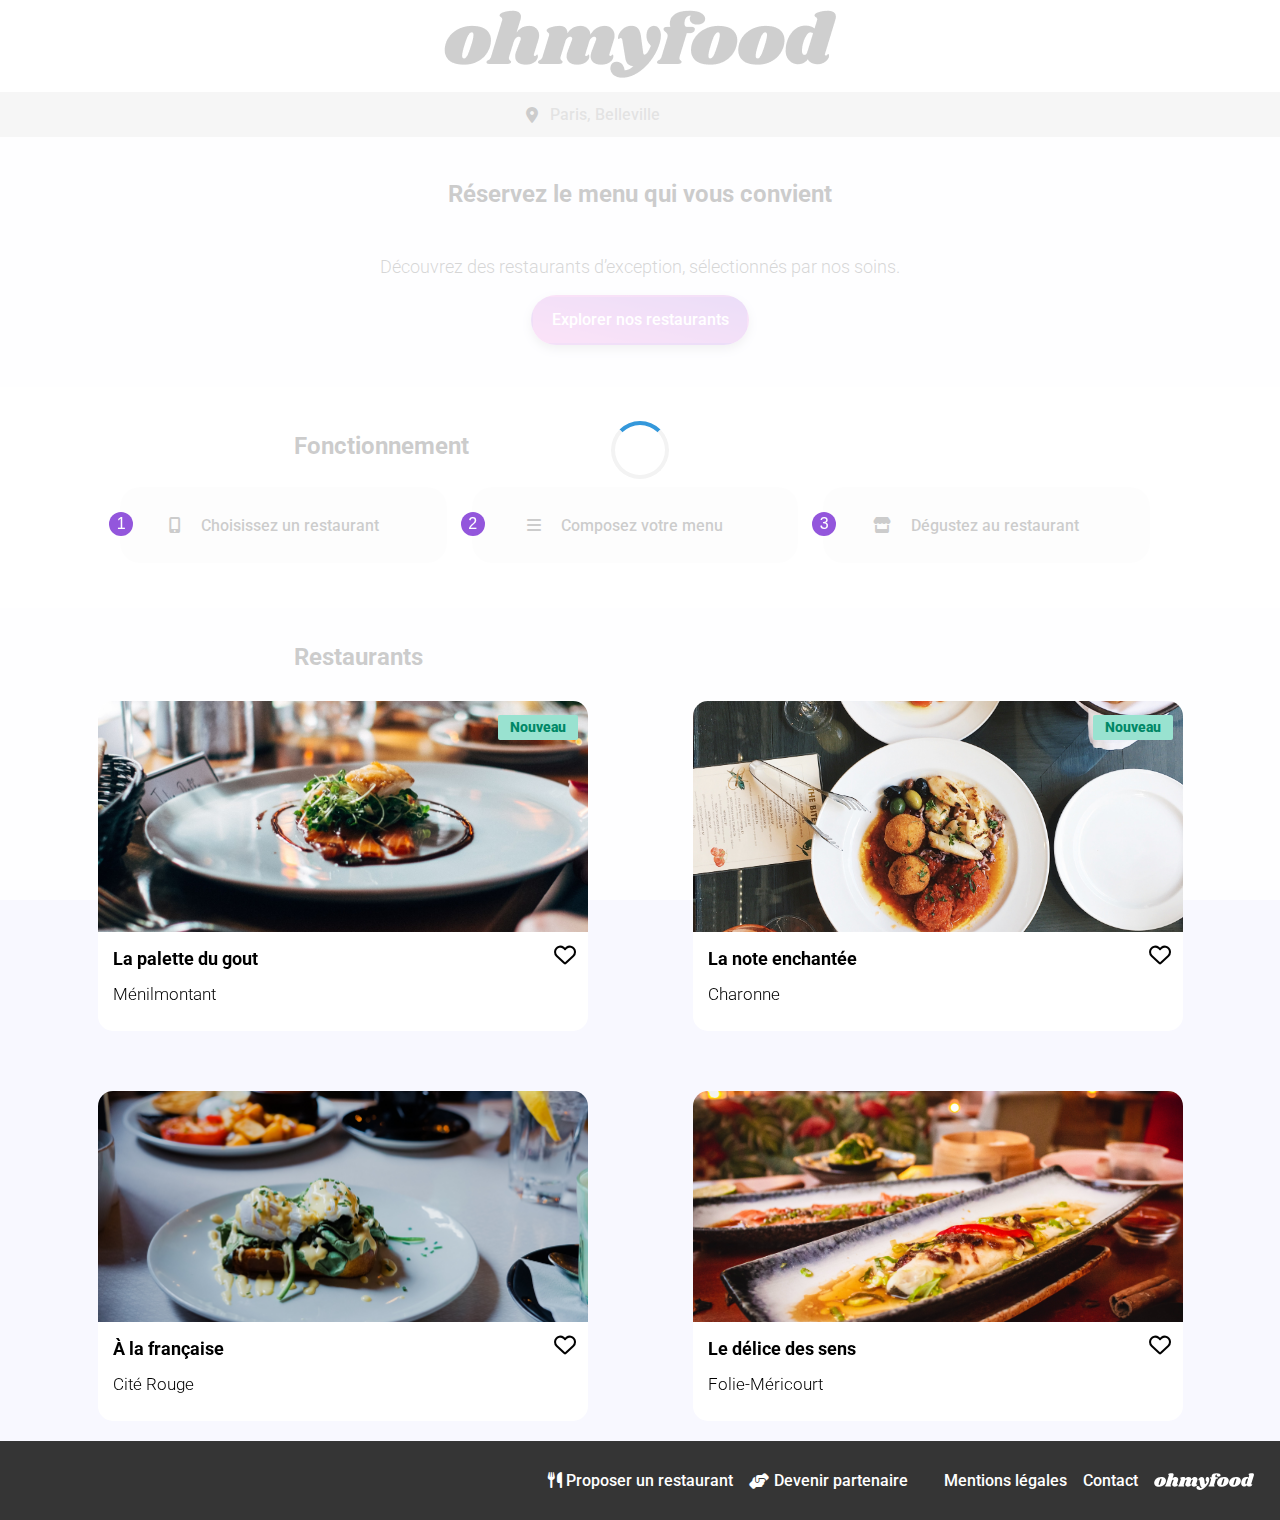
<file: index.html>
<!DOCTYPE html>
<html lang="fr">

<head>
   <meta charset="UTF-8">
   <meta name="viewport" content="width=device-width, initial-scale=1.0">
   <link rel="stylesheet" href="Sass/main.css">
   <link href="https://cdnjs.cloudflare.com/ajax/libs/font-awesome/6.4.2/css/all.min.css" rel="stylesheet">
   <link rel="stylesheet" href="https://fonts.googleapis.com/css?family=Roboto&display=swap">
   <link rel="stylesheet" href="https://use.fontawesome.com/releases/v5.15.1/css/all.css"
      integrity="sha384-vp86vTRFVJgpjF9jiIGPEEqYqlDwgyBgEF109VFjmqGmIY/Y4HV4d3Gp2irVfcrp" crossorigin="anonymous">
   <title>OhMyFood - Accueil</title>
</head>

<body>
   <div class="loader-container">
      <div class="loader"></div>
   </div>
   <header class="header">
      <img src="logos/ohmyfood.png" alt="logo ohmyfood">
   </header>
   <div class="info-localisation">
      <i class="fa fa-map-marker-alt"></i>
      <input type="text" class="localisation" placeholder="Paris, Belleville">
   </div>
   <main>
      <div class="infos">
         <h1 class="section-tittle"> Réservez le menu qui vous convient </h1>
         <p class="section-sous-tittle"> Découvrez des restaurants d’exception, sélectionnés par nos soins.</p>
         <button class="button-explorer">Explorer nos restaurants</button>
      </div>
      <div class="fonctionnement">
         <h2 class="section-fonctionnement">Fonctionnement</h2>
         <div class="button-fonctionnement">
            <div>
               <span class="numero-button">1</span>
               <div class="num-bouton">
                  <span class="icon"><i class="fa-solid fa-mobile-screen-button"></i></span>
                  <p class="texte-bouton">
                     Choisissez un restaurant </p>
               </div>
            </div>
            <div>
               <span class="numero-button">2</span>
               <div class="num-bouton">
                  <span class="icon"><i class="fa-solid fa-bars"></i></span>
                  <p class="texte-bouton">
                     Composez votre menu </p>
               </div>
            </div>
            <div>
               <span class="numero-button">3</span>
               <div class="num-bouton">
                  <span class="icon"><i class="fa-solid fa-store"></i></span>
                  <p class="texte-bouton">
                     Dégustez au restaurant </p>
               </div>
            </div>
         </div>
      </div>

      <div class="restaurant-list">
         <h3 class="restaurant-4-index">Restaurants</h3>
         <div class="restaurant-card">
            <div class="restaurant-list-card">
               <article class="card">
                  <a class="underline-link" href="restaurants/la-palette-du-gout.html">
                     <div class="position-texte-nouveau">
                        <img src="restaurants/images/la-palette-du-gout.jpg" alt="la palette du gout">
                        <div class="restaurant-card--image">
                           <p class="texte-nouveau">Nouveau</p>
                        </div>
                     </div>
                     <div class="card-content">
                        <div class="card-txt">
                           
                           <div class="container-index"> 
                              <h4 class="card-title">La palette du gout </h4>
                              <i class="far fa-heart heart">
                                 <i class="fas fa-heart heart-color"></i>
                              </i>
                           </div>
                           <p class="card-subtitle">Ménilmontant</p>
                        </div>
                     </div>
                  </a>
                
               </article>

               <article class="card">
                  <a class="underline-link" href="restaurants/la-note-enchantee.html">
                     <div class="position-texte-nouveau">
                        <img src="restaurants/images/la-note-enchantee.jpg" alt="la note enchantee">
                        <div class="restaurant-card--image">
                           <p class="texte-nouveau">Nouveau</p>
                        </div>
                     </div>
                     <div class="card-content">
                        <div class="card-txt">
                           <div class="container-index"> 
                              <h4 class="card-title">La note enchantée </h4>
                              <i class=" far fa-heart heart">
                                 <i class= "fas fa-heart heart-color"></i>
                              </i>
                           </div>
                           <p class="card-subtitle">Charonne</p>
                        </div>
                     </div>
                  </a>
               </article>

               <article class="card">
                  <a class="underline-link" href="restaurants/a-la-francaise.html">

                     <img src="restaurants/images/a-la-francaise.jpg" alt=" a la francaise">
                     <div class="card-content">
                        <div class="card-txt">
                           <div class="container-index"> 
                              <h4 class="card-title">À la française </h4>
                              <i class="far fa-heart heart">
                                 <i class="fas fa-heart heart-color"></i>
                              </i>
                           </div>
                           <p class="card-subtitle">Cité Rouge</p>
                        </div>
                     </div>
                  </a>
               </article>

               <article class="card">
                  <a class="underline-link" href="restaurants/le-delice-des-sens.html">
                     <img src="restaurants/images/le-delice-des-sens.jpg" alt="le delice des sens">
                     <div class="card-content">
                        <div class="card-txt">
                           <div class="container-index"> 
                              <h4 class="card-title">Le délice des sens</h4>
                              <i class="far fa-heart heart">
                                 <i class="fas fa-heart heart-color"></i>
                              </i>
                           </div>
                           <p class="card-subtitle">Folie-Méricourt</p>
                        </div>
                     </div>
                  </a>
               </article>
            </div>
         </div>
      </div>
   </main>
   <footer>
      <div class="footer-info">
         <span class="span-footer">
            <i class="fas fa-utensils"></i>
            Proposer un restaurant
         </span>
         <span class="footer-fa span-footer">
            <i class="fas fa-hands-helping"></i>
            Devenir partenaire
         </span>
         <span class="span-footer">
            <a>Mentions légales</a>
         </span>
         <span class="span-footer">
            <a href="mailto:contact@ohmyfood.com" class="footerLink">Contact</a>
         </span>
         <img src="./logos/ohmyfood.svg" alt="logo ohmyfood">
      </div>
   </footer>
</body>

</html>
</file>
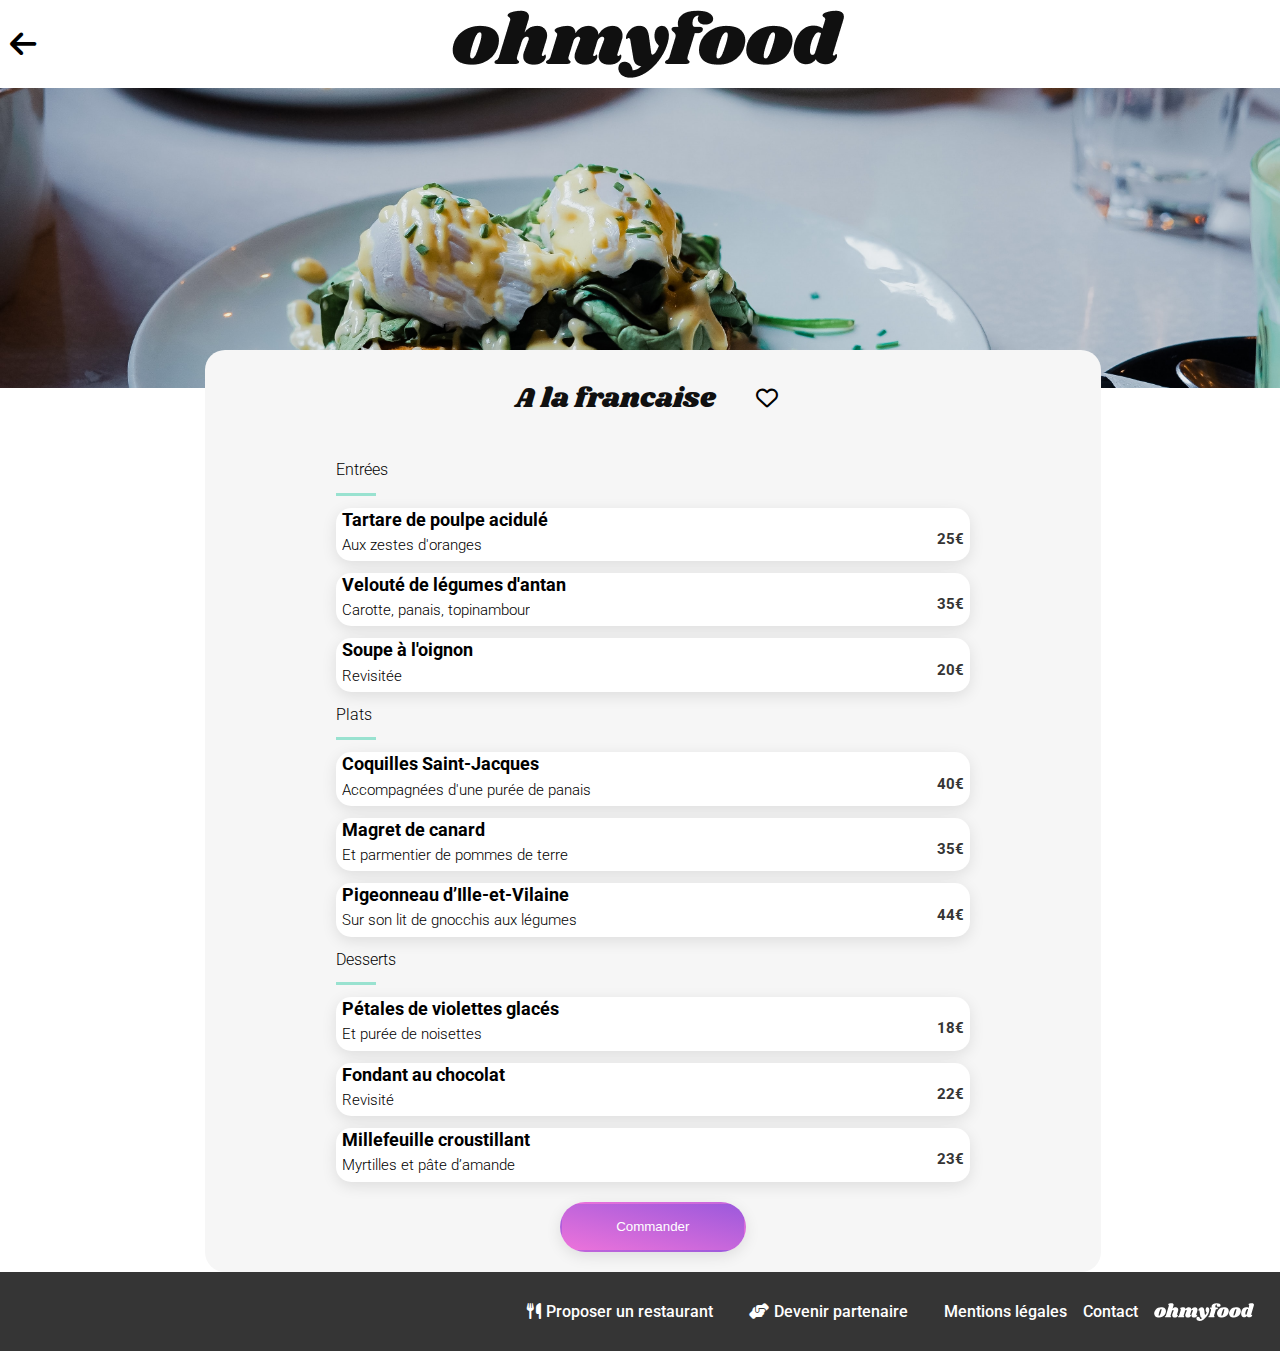
<file: restaurants/a-la-francaise.html>
<!DOCTYPE html>
<html lang="fr">

<head>
    <meta charset="UTF-8">
    <meta name="viewport" content="width=device-width, initial-scale=1.0">
    <link rel="stylesheet" href="../Sass/main.css">
    <link href="https://cdnjs.cloudflare.com/ajax/libs/font-awesome/6.4.2/css/all.min.css" rel="stylesheet">
    <link href="https://fonts.googleapis.com/css?family=Shrikhand" rel='stylesheet'>
    <link rel="stylesheet" href="https://fonts.googleapis.com/css?family=Roboto&display=swap">
    <title>OhMyFood A la francaise</title>
</head>

<body>
    <header class="header-logo-arrow">
        <a class="arrow" href="../index.html"><i class="fa-solid fa-arrow-left"></i></a>
        <img src="../logos/ohmyfood.png" alt="logo">
    </header>
    <div class="restaurant">
        <img src="images/a-la-francaise.jpg" alt="restaurant">
    </div>
    <div class="menu">
        <div class="menu-top">
            <p class="restaurant"> A la francaise</p>
            <div class="container-menu-restaurant">
                <i class="far fa-heart heart">
                    <i class="fas fa-heart heart-color"></i>
                </i>
            </div>
        </div>
        <div class="menu-section-entre">
            <div>
                <h2 class="h2-entree">Entrées</h2>
                <span class="line"></span>
            </div>
            <button class="button-menu">
                <span class="button-content">
                    <span class="plat-p"> Tartare de poulpe acidulé </span>
                    <span class="ingredients-prix">
                        <span class="ingredients">Aux zestes d'oranges </span>
                        <span class="prix-hover">
                            <span class="prix"> 25€</span>
                        </span>
                    </span>
                </span>
            </button>
            <button class="button-menu">
                <span class="button-content">
                    <span class="plat-p"> Velouté de légumes d'antan </span>
                    <span class="ingredients-prix">
                        <span class="ingredients"> Carotte, panais, topinambour </span>
                        <span class="prix-hover">
                            <span class="prix">35€</span>
                        </span>
                    </span>
                </span>
            </button>
            <button class="button-menu">
                <span class="button-content">
                    <span class="plat-p"> Soupe à l'oignon </span>
                    <span class="ingredients-prix">
                        <span class="ingredients">Revisitée </span>
                        <span class="prix-hover">
                            <span class="prix">20€</span>
                        </span>
                    </span>
                </span>
            </button>
        </div>

        <div class="menu-section-plat">
            <div>
                <h2>Plats</h2>
                <span class="line"></span>
            </div>
            <button class="button-menu">
                <span class="button-content">
                    <span class="plat-p"> Coquilles Saint-Jacques </span>
                    <span class="ingredients-prix">
                        <span class="ingredients">Accompagnées d'une purée de panais</span>
                        <span class="prix-hover">
                            <span class="prix">40€</span>
                        </span>
                    </span>
                </span>
            </button>
            <button class="button-menu">
                <span class="button-content">
                    <span class="plat-p"> Magret de canard </span>
                    <span class="ingredients-prix">
                        <span class="ingredients">Et parmentier de pommes de terre </span>
                        <span class="prix-hover">
                            <span class="prix">35€ </span>
                        </span>
                    </span>
                </span>
            </button>
            <button class="button-menu">
                <span class="button-content">
                    <span class="plat-p"> Pigeonneau d’Ille-et-Vilaine </span>
                    <span class="ingredients-prix">
                        <span class="ingredients">Sur son lit de gnocchis aux légumes </span>
                        <span class="prix-hover">
                            <span class="prix">44€ </span>
                        </span>
                    </span>
                </span>
            </button>
        </div>

        <div class="menu-section-dessert">
            <div>
                <h2>Desserts</h2>
                <span class="line"></span>
            </div>
            <button class="button-menu">
                <span class="button-content">
                    <span class="plat-p"> Pétales de violettes glacés </span>
                    <span class="ingredients-prix">
                        <span class="ingredients">Et purée de noisettes </span>
                        <span class="prix-hover">
                            <span class="prix">18€ </span>
                        </span>
                    </span>
                </span>
            </button>
            <button class="button-menu">
                <span class="button-content">
                    <span class="plat-p"> Fondant au chocolat </span>
                    <span class="ingredients-prix">
                        <span class="ingredients">Revisité</span>
                        <span class="prix-hover">
                            <span class="prix">22€</span>
                        </span>
                    </span>
                </span>
            </button>
            <button class="button-menu">
                <span class="button-content">
                    <span class="plat-p"> Millefeuille croustillant </span>
                    <span class="ingredients-prix">
                        <span class="ingredients"> Myrtilles et pâte d’amande </span>
                        <span class="prix-hover">
                            <span class="prix">23€</span>
                        </span>
                    </span>
                </span>
            </button>
        </div>
        <div>
            <button class="button-commander">Commander
            </button>
        </div>
    </div>
    <footer>
        <div class="footer-info">
            <span class="footer-fa">
                <i class="fas fa-utensils"></i>
                <span class="footer-restaurant"> Proposer un restaurant</span>
            </span>
            <span class="footer-fa">
                <i class="fas fa-hands-helping"></i>
                <span class="footer-restaurant"> Devenir partenaire </span>
            </span>
            <span>
                <a>Mentions légales</a>
            </span>
            <span>
                <a href="mailto:contact@ohmyfood.com" class="footerLink">Contact</a>
            </span>
            <img src="../logos/ohmyfood.svg" alt="logo ohmyfood">
        </div>
    </footer>
</body>
</file>
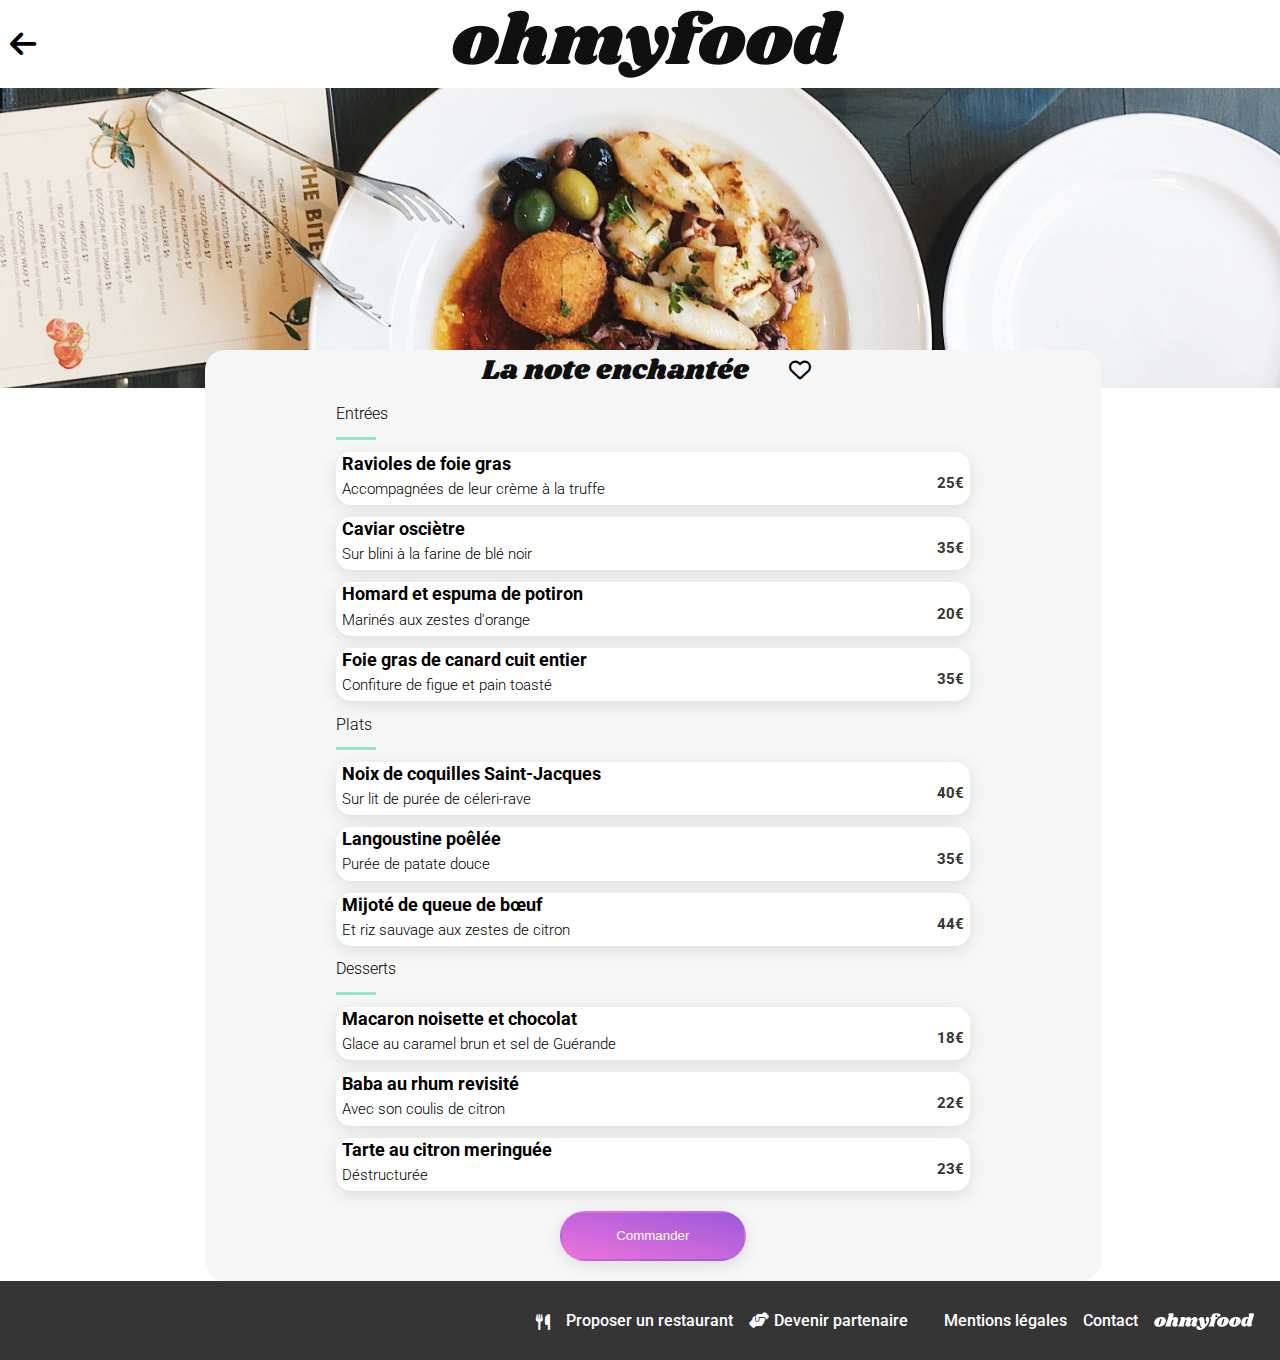
<file: restaurants/la-note-enchantee.html>
<!DOCTYPE html>
<html lang="fr">

<head>
    <meta charset="UTF-8">
    <meta name="viewport" content="width=device-width, initial-scale=1.0">
    <link rel="stylesheet" href="../Sass/main.css">
    <link href="https://cdnjs.cloudflare.com/ajax/libs/font-awesome/6.4.2/css/all.min.css" rel="stylesheet">
    <link href='https://fonts.googleapis.com/css?family=Shrikhand' rel='stylesheet'>
    <link rel="stylesheet" href="https://fonts.googleapis.com/css?family=Roboto&display=swap">
    <title>OhMyFood - La note enchantée</title>
</head>

<body>

    <header class="header-logo-arrow">
        <a class="arrow" href="../index.html"><i class="fa-solid fa-arrow-left"></i></a>
        <img src="../logos/ohmyfood.png" alt="logo">
    </header>
    <div class="restaurant">
        <img src="images/la-note-enchantee.jpg" alt="restaurant">
    </div>
    <div class="menu">
        <div class="menu-top">
            <span class="restaurant"> La note enchantée</span>
            <div class="container-menu-restaurant">
                <i class="far fa-heart heart">
                    <i class="fas fa-heart heart-color"></i>
                </i>
            </div>
        </div>
        <div class="menu-section-entre">
            <div>
                <h2 class="h2-entree">Entrées</h2>
                <span class="line"></span>
            </div>
            <button class="button-menu">
                <span class="button-content">
                    <span class="plat-p"> Ravioles de foie gras </span>
                    <span class="ingredients-prix">
                        <span class="ingredients">Accompagnées de leur crème à la truffe </span>
                        <span class="prix-hover">
                            <span class="prix">25€ </span>
                        </span>
                    </span>
                </span>
            </button>
            <button class="button-menu">
                <span class="button-content">
                    <span class="plat-p"> Caviar osciètre </span>
                    <span class="ingredients-prix">
                        <span class="ingredients">Sur blini à la farine de blé noir </span>
                        <span class="prix-hover">
                            <span class="prix"> 35€ </span>
                        </span>
                    </span>
                </span>
            </button>
            <button class="button-menu">
                <span class="button-content">
                    <span class="plat-p"> Homard et espuma de potiron </span>
                    <span class="ingredients-prix">
                        <span class="ingredients">Marinés aux zestes d'orange </span>
                        <span class="prix-hover">
                            <span class="prix"> 20€ </span>
                        </span>
                    </span>
                </span>
            </button>
            <button class="button-menu">
                <span class="button-content">
                    <span class="plat-p"> Foie gras de canard cuit entier </span>
                    <span class="ingredients-prix">
                        <span class="ingredients">Confiture de figue et pain toasté</span>
                        <span class="prix-hover">
                            <span class="prix">35€ </span>
                        </span>
                    </span>
                </span>
            </button>
        </div>
        <div class="menu-section-plat">
            <div>
                <h2>Plats</h2>
                <span class="line"></span>
            </div>
            <button class="button-menu">
                <span class="button-content">
                    <span class="plat-p"> Noix de coquilles Saint-Jacques </span>
                    <span class="ingredients-prix">
                        <span class="ingredients">Sur lit de purée de céleri-rave </span>
                        <span class="prix-hover">
                            <span class="prix"> 40€</span>
                        </span>
                    </span>
                </span>
            </button>
            <button class="button-menu">
                <span class="button-content">
                    <span class="plat-p"> Langoustine poêlée </span>
                    <span class="ingredients-prix">
                        <span class="ingredients">Purée de patate douce </span>
                        <span class="prix-hover">
                            <span class="prix"> 35€ </span>
                        </span>
                    </span>
                </span>
                <span></span>
            </button>
            <button class="button-menu">
                <span class="button-content">
                    <span class="plat-p"> Mijoté de queue de bœuf </span>
                    <span class="ingredients-prix">
                        <span class="ingredients">Et riz sauvage aux zestes de citron</span>
                        <span class="prix-hover">
                            <span class="prix">44€</span>
                        </span>
                    </span>
                </span>
            </button>
        </div>

        <div class="menu-section-dessert">
            <div>
                <h2>Desserts</h2>
                <span class="line"></span>
            </div>
            <button class="button-menu">
                <span class="button-content">
                    <span class="plat-p"> Macaron noisette et chocolat </span>
                    <span class="ingredients-prix">
                        <span class="ingredients">Glace au caramel brun et sel de Guérande</span>
                        <span class="prix-hover">
                            <span class="prix"> 18€</span>
                        </span>
                    </span>
                </span>
            </button>
            <button class="button-menu">
                <span class="button-content">
                    <span class="plat-p"> Baba au rhum revisité </span>
                    <span class="ingredients-prix">
                        <span class="ingredients">Avec son coulis de citron</span>
                        <span class="prix-hover">
                            <span class="prix"> 22€</span>
                        </span>
                    </span>
                </span>
            </button>
            <button class="button-menu">
                <span class="button-content">
                    <span class="plat-p"> Tarte au citron meringuée </span>
                    <span class="ingredients-prix">
                        <span class="ingredients">Déstructurée </span>
                        <span class="prix-hover">
                            <span class="prix">23€</span>
                        </span>
                    </span>
                </span>
            </button>
        </div>
        <div>
            <button class="button-commander">Commander</button>
        </div>
    </div>
    <footer>
        <div class="footer-info">
            <span class="footer-fa"></span>
            <i class="fas fa-utensils"></i>
            <span class="footer-restaurant"> Proposer un restaurant
            </span>
            <span class="footer-fa">
                <i class="fas fa-hands-helping"></i>
                <span class="footer-restaurant"> Devenir partenaire</span>
            </span>
            <span>
                <a>Mentions légales</a>
            </span>
            <span>
                <a href="mailto:contact@ohmyfood.com" class="footerLink">Contact</a>
            </span>
            <img src="../logos/ohmyfood.svg" alt="logo ohmyfood">
        </div>
    </footer>
</body>
</file>
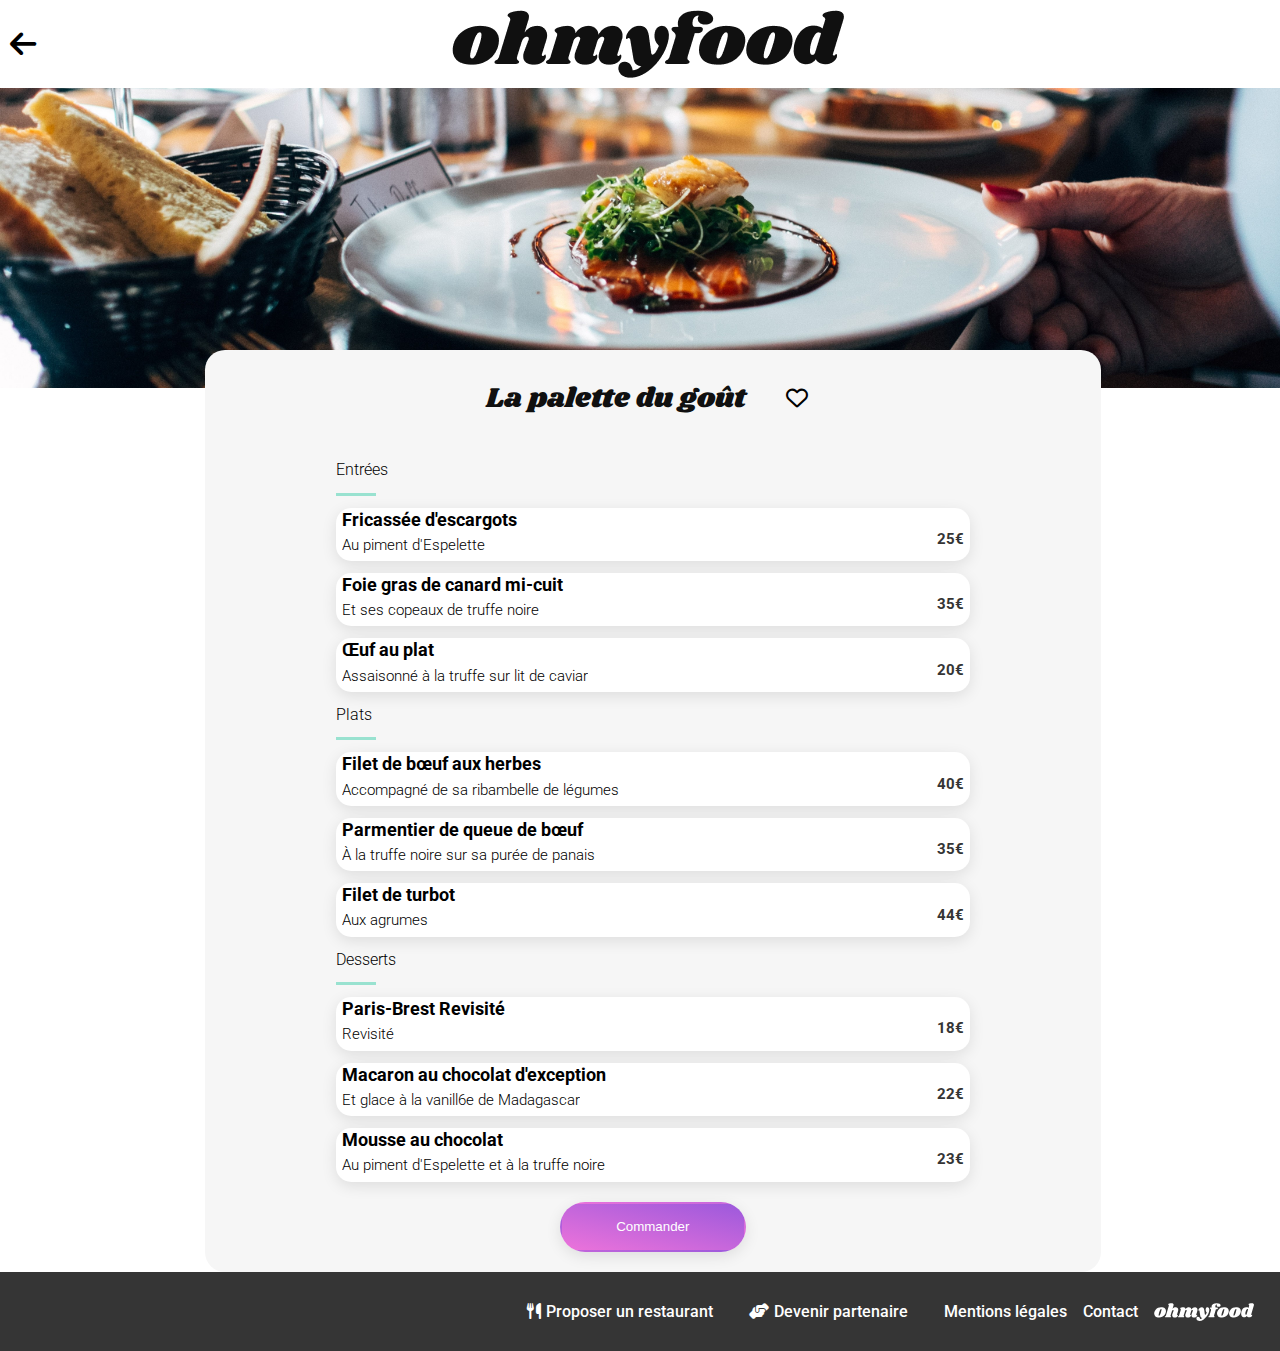
<file: restaurants/la-palette-du-gout.html>
<!DOCTYPE html>
<html lang="fr">

<head>
    <meta charset="UTF-8">
    <meta name="viewport" content="width=device-width, initial-scale=1.0">
    <link rel="stylesheet" href="../Sass/main.css">
    <link href="https://cdnjs.cloudflare.com/ajax/libs/font-awesome/6.4.2/css/all.min.css" rel="stylesheet">
    <link href='https://fonts.googleapis.com/css?family=Shrikhand' rel='stylesheet'>
    <link rel="stylesheet" href="https://fonts.googleapis.com/css?family=Roboto&display=swap">
    <title>OhMyFood - La palette du goût</title>
</head>

<body>

    <header class="header-logo-arrow">
        <a class="arrow" href="../index.html"><i class="fa-solid fa-arrow-left"></i></a>
        <img src="../logos/ohmyfood.png" alt="logo">
    </header>
    <div class="restaurant">
        <img src="images/la-palette-du-gout.jpg" alt="restaurant">
    </div>

    <div class="menu">
        <div class="menu-top">
            <p class="restaurant"> La palette du goût</p>
            <div class="container-menu-restaurant">
                <i class="far fa-heart heart">
                    <i class="fas fa-heart heart-color"></i>
                </i>
            </div>
        </div>
        <div class="menu-section-entre">
            <div>
                <h2 class="h2-entree">Entrées</h2>
                <span class="line"></span>
            </div>
            <button class="button-menu">
                <span class="button-content">
                    <span class="plat-p">
                        Fricassée d'escargots </span>
                    <span class="ingredients-prix">
                        <span class="ingredients">Au piment d'Espelette </span>
                        <span class="prix-hover">
                            <span class="prix">25€ </span>
                        </span>
                    </span>
                </span>
            </button>


            <button class="button-menu">
                <span class="button-content">
                    <span class="plat-p">
                        Foie gras de canard mi-cuit </span>
                    <span class="ingredients-prix">
                        <span class="ingredients"> Et ses copeaux de truffe noire </span>

                        <span class="prix-hover">
                            <span class="prix"> 35€ </span>
                        </span>
                    </span>
                </span>
            </button>
            <button class="button-menu">
                <span class="button-content">
                    <span class="plat-p"> Œuf au plat </span>
                    <span class="ingredients-prix">
                        <span class="ingredients"> Assaisonné à la truffe sur lit de caviar </span>
                        <span class="prix-hover">
                            <span class="prix">20€ </span>
                        </span>
                    </span>
                </span>
            </button>
        </div>
        <div class="menu-section-plat">
            <div>
                <h2>Plats</h2>
                <span class="line"></span>
            </div>
            <button class="button-menu">
                <span class="button-content">
                    <span class="plat-p"> Filet de bœuf aux herbes </span>
                    <span class="ingredients-prix">
                        <span class="ingredients">Accompagné de sa ribambelle de légumes </span>
                        <span class="prix-hover">
                            <span class="prix"> 40€</span>
                        </span>
                    </span>
                </span>
            </button>
            <button class="button-menu">
                <span class="button-content">
                    <span class="plat-p"> Parmentier de queue de bœuf</span>
                    <span class="ingredients-prix">
                        <span class="ingredients"> À la truffe noire sur sa purée de panais </span>
                        <span class="prix-hover">
                            <span class="prix"> 35€ </span>
                        </span>
                    </span>
                </span>
            </button>
            <button class="button-menu">
                <span class="button-content">
                    <span class="plat-p"> Filet de turbot </span>
                    <span class="ingredients-prix">
                        <span class="ingredients"> Aux agrumes</span>
                        <span class="prix-hover">
                            <span class="prix"> 44€ </span>
                        </span>
                    </span>
                </span>


            </button>
        </div>

        <div class="menu-section-dessert">
            <div>
                <h2>Desserts</h2>
                <span class="line"></span>
            </div>
            <button class="button-menu">
                <span class="button-content">
                    <span class="plat-p"> Paris-Brest Revisité </span>
                    <span class="ingredients-prix">
                        <span class="ingredients"> Revisité </span>
                        <span class="prix-hover">
                            <span class="prix"> 18€ </span>
                        </span>
                    </span>
                </span>
            </button>
            <button class="button-menu">
                <span class="button-content">
                    <span class="plat-p"> Macaron au chocolat d'exception </span>
                    <span class="ingredients-prix">
                        <span class="ingredients"> Et glace à la vanill6e de Madagascar </span>
                        <span class="prix-hover">
                            <span class="prix"> 22€ </span>
                        </span>
                    </span>
                </span>
            </button>
            <button class="button-menu">
                <span class="button-content">
                    <span class="plat-p"> Mousse au chocolat </span>
                    <span class="ingredients-prix">
                        <span class="ingredients"> Au piment d'Espelette et à la truffe noire </span>
                        <span class="prix-hover">
                            <span class="prix">23€ </span>
                        </span>
                    </span>
                </span>
            </button>
        </div>
        <div>
            <button class="button-commander">Commander</button>
        </div>
    </div>
    <footer>
        <div class="footer-info">
            <span class="footer-fa">
                <i class="fas fa-utensils"></i>
                <span class="footer-restaurant"> Proposer un restaurant</span>
            </span>
            <span class="footer-fa">
                <i class="fas fa-hands-helping"></i>
                <span class="footer-restaurant"> Devenir partenaire </span>
            </span>
            <span>
                <a>Mentions légales</a>
            </span>
            <span>
                <a href="mailto:contact@ohmyfood.com" class="footerLink">Contact</a>
            </span>
            <img src="../logos/ohmyfood.svg" alt="logo ohmyfood">
        </div>
    </footer>
</body>
</file>
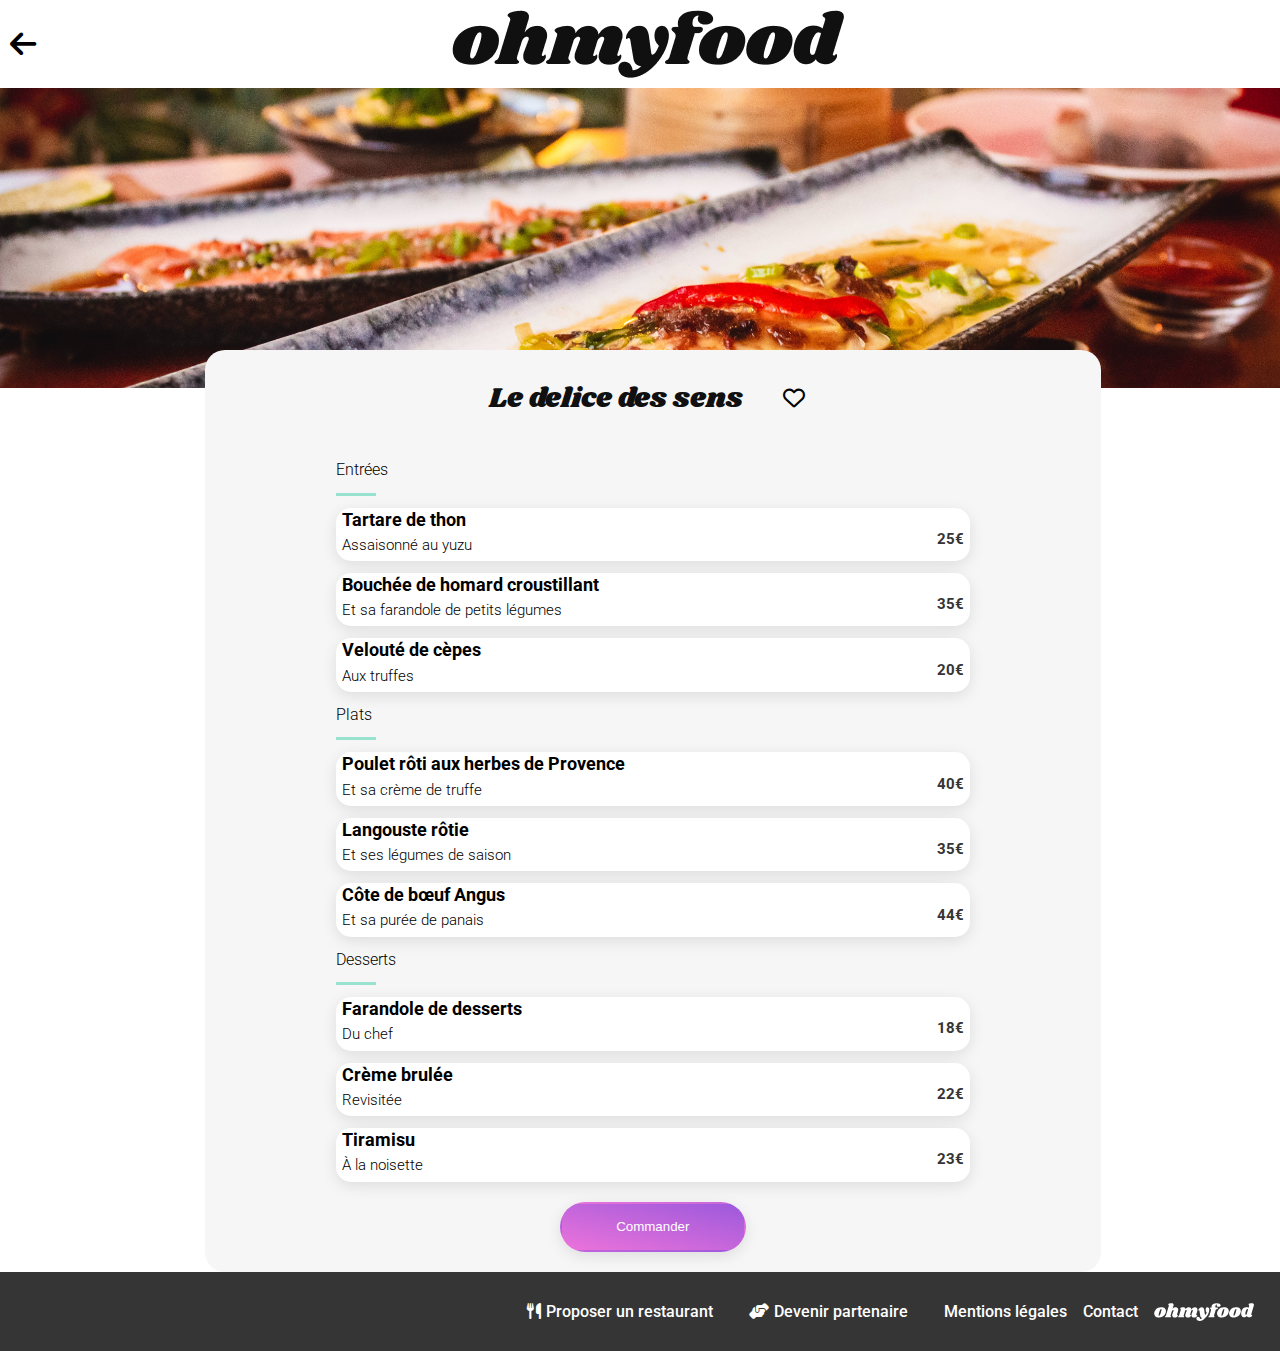
<file: restaurants/le-delice-des-sens.html>
<!DOCTYPE html>
<html lang="fr">

<head>
    <meta charset="UTF-8">
    <meta name="viewport" content="width=device-width, initial-scale=1.0">
    <link rel="stylesheet" href="../Sass/main.css">
    <link href="https://cdnjs.cloudflare.com/ajax/libs/font-awesome/6.4.2/css/all.min.css" rel="stylesheet">
    <link href='https://fonts.googleapis.com/css?family=Shrikhand' rel='stylesheet'>
    <link rel="stylesheet" href="https://fonts.googleapis.com/css?family=Roboto&display=swap">
    <title>OhMyFood - le delice des le-delice-des-sens</title>
</head>

<body>

    <header class="header-logo-arrow">
        <a class="arrow" href="../index.html"><i class="fa-solid fa-arrow-left"></i></a>
        <img src="../logos/ohmyfood.png" alt="logo">
    </header>
    <div class="restaurant">
        <img src="images/le-delice-des-sens.jpg" alt="restaurant">
    </div>

    <div class="menu">
        <div class="menu-top">

            <p class="restaurant"> Le delice des sens</p>
            <div class="container-menu-restaurant">
                <i class="far fa-heart heart">
                    <i class="fas fa-heart heart-color"></i>
                </i>
            </div>
        </div>
        <div class="menu-section-entre">
            <div>
                <h2 class="h2-entree">Entrées</h2>
                <span class="line"></span>
            </div>
            <button class="button-menu">
                <span class="button-content">
                    <span class="plat-p"> Tartare de thon </span>
                    <span class="ingredients-prix">
                        <span class="ingredients">Assaisonné au yuzu </span>
                        <span class="prix-hover">
                            <span class="prix"> 25€ </span>
                        </span>
                    </span>
                </span>
            </button>
            <button class="button-menu">
                <span class="button-content">
                    <span class="plat-p"> Bouchée de homard croustillant </span>
                    <span class="ingredients-prix">
                        <span class="ingredients">Et sa farandole de petits légumes </span>
                        <span class="prix-hover">
                            <span class="prix">35€</span>
                        </span>
                    </span>
                </span>
            </button>
            <button class="button-menu">
                <span class="button-content">
                    <span class="plat-p"> Velouté de cèpes </span>
                    <span class="ingredients-prix">
                        <span class="ingredients">Aux truffes </span>
                        <span class="prix-hover">
                            <span class="prix">20€</span>
                        </span>
                    </span>
                </span>
            </button>
        </div>

        <div class="menu-section-plat">
            <div>
                <h2>Plats</h2>
                <span class="line"></span>
            </div>
            <button class="button-menu">
                <span class="button-content">
                    <span class="plat-p"> Poulet rôti aux herbes de Provence </span>
                    <span class="ingredients-prix">
                        <span class="ingredients">Et sa crème de truffe</span>
                        <span class="prix-hover">
                            <span class="prix">40€</span>
                        </span>
                    </span>
                </span>
            </button>
            <button class="button-menu">
                <span class="button-content">
                    <span class="plat-p"> Langouste rôtie </span>
                    <span class="ingredients-prix">
                        <span class="ingredients"> Et ses légumes de saison </span>
                        <span class="prix-hover">
                            <span class="prix">35€</span>
                        </span>
                    </span>
                </span>
            </button>
            <button class="button-menu">
                <span class="button-content">
                    <span class="plat-p"> Côte de bœuf Angus </span>
                    <span class="ingredients-prix">
                        <span class="ingredients"> Et sa purée de panais </span>
                        <span class="prix-hover">
                            <span class="prix">44€</span>
                        </span>
                    </span>
                </span>
            </button>
        </div>

        <div class="menu-section-dessert">
            <div>
                <h2>Desserts</h2>
                <span class="line"></span>
            </div>
            <button class="button-menu">
                <span class="button-content">
                    <span class="plat-p"> Farandole de desserts </span>
                    <span class="ingredients-prix">
                        <span class="ingredients">Du chef</span>
                        <span class="prix-hover">
                            <span class="prix">18€</span>
                        </span>
                    </span>
                </span>
            </button>
            <button class="button-menu">
                <span class="button-content">
                    <span class="plat-p"> Crème brulée </span>
                    <span class="ingredients-prix">
                        <span class="ingredients">Revisitée </span>
                        <span class="prix-hover">
                            <span class="prix">22€</span>
                        </span>
                    </span>
                </span>
            </button>
            <button class="button-menu">
                <span class="button-content">
                    <span class="plat-p"> Tiramisu </span>
                    <span class="ingredients-prix">
                        <span class="ingredients">À la noisette </span>
                        <span class="prix-hover">
                            <span class="prix"> 23€</span>
                        </span>
                    </span>
                </span>
            </button>
        </div>
        <div>
            <button class="button-commander">Commander</button>
        </div>
    </div>
    <footer>
        <div class="footer-info">
            <span class="footer-fa">
                <i class="fas fa-utensils"></i>
                <span class="footer-restaurant"> Proposer un restaurant</span>
            </span>
            <span class="footer-fa">
                <i class="fas fa-hands-helping"></i>
                <span class="footer-restaurant"> Devenir partenaire</span>
            </span>
            <span>
                <a>Mentions légales</a>
            </span>
            <span>
                <a href="mailto:contact@ohmyfood.com" class="footerLink">Contact</a>
            </span>
            <img src="../logos/ohmyfood.svg" alt="logo ohmyfood">
        </div>
    </footer>
</body>
</file>
<file: Sass/main.css>
.loader-container {
  display: flex;
  justify-content: center;
  align-items: center;
  height: 100vh;
  position: fixed;
  top: 0;
  left: 0;
  right: 0;
  bottom: 0;
  background-color: rgba(255, 255, 255, 0.8);
  animation: fadeOut 2s ease-in-out forwards;
}

.loader {
  border: 4px solid #f3f3f3;
  border-top: 4px solid #3498db;
  border-radius: 50%;
  width: 50px;
  height: 50px;
  animation: spin 2s linear infinite;
}

@keyframes spin {
  0% {
    transform: rotate(0deg);
  }
  100% {
    transform: rotate(360deg);
  }
}
@keyframes fadeOut {
  0% {
    opacity: 1;
  }
  100% {
    opacity: 0;
    display: none;
  }
}
.fa-heart {
  font-size: 22px;
}

.container-index {
  display: flex;
  top: 50%;
  left: 50%;
  justify-content: space-between;
}

.heart {
  margin-top: 8px;
  margin-right: 12px;
  position: relative;
  z-index: 1;
  cursor: pointer;
  color: #000;
}

.heart-color {
  position: absolute;
  left: 0;
  top: 0;
  z-index: -1;
  background: linear-gradient(#FF79DA, #9356DC);
  -webkit-background-clip: text;
  -webkit-text-fill-color: transparent;
  opacity: 0;
  transform: scale(0);
  transition: 0.3s ease;
  margin-left: 0px;
  margin-top: 0px;
}

.heart:hover .heart-color {
  transform: scale(1);
  opacity: 1;
}

.heart:hover {
  background: linear-gradient(#FF79DA, #9356DC);
  -webkit-background-clip: text;
  -webkit-text-fill-color: transparent;
  -webkit-text-stroke: 0px white;
}

body {
  margin: 0px;
}

.header {
  background: #FFFFFF;
  text-align: center;
}

.info-localisation {
  display: flex;
  align-items: center;
  width: 100%;
  height: 45px;
  font-family: Roboto;
  font-size: 16px;
  font-weight: 500;
  text-align: center;
  padding: 2px;
  box-sizing: border-box;
  justify-content: center;
  background: lightgray;
}

.localisation {
  color: var(--Grey, #353535);
  font-family: Roboto;
  font-size: 16px;
  font-style: normal;
  font-weight: 500;
  line-height: normal;
  border: none;
  background-color: #D3D3D3;
}

.localisation:focus {
  outline: none;
}

.fa-map-marker-alt {
  padding-right: 10px;
}

.section-tittle {
  color: #000;
  text-align: center;
  font-family: Roboto;
  font-size: 24px;
  font-style: normal;
  font-weight: 700;
  line-height: normal;
  padding: 0px 180px;
  padding-bottom: 30px;
  margin: 0px;
}

.section-sous-tittle {
  color: var(--Grey, #353535);
  text-align: center;
  font-family: Roboto;
  font-size: 18px;
  font-style: normal;
  font-weight: 300;
  line-height: normal;
}

.numero-button {
  position: absolute;
  margin-right: 210px;
  margin-top: 25px;
  background-color: #9356DC;
  color: white;
  margin-left: -11px;
  width: 24px;
  height: 24px;
  border-radius: 40px;
  display: flex;
  justify-content: center;
  align-items: center;
}

.infos {
  background-color: ghostwhite;
  display: flex;
  justify-content: center;
  flex-direction: column;
  align-items: center;
  height: 250px;
}

.button-explorer {
  /* Vos styles existants */
  width: 218px;
  height: 50px;
  border-radius: 25px;
  border-radius: 25px;
  background: var(--Button-Gradient, linear-gradient(193deg, #9356DC -11.44%, #FF79DA 123.93%));
  box-shadow: 0px 4px 10px 0px rgba(0, 0, 0, 0.25);
  font-family: Roboto;
  font-size: 16px;
  font-weight: 500;
  line-height: 19px;
  letter-spacing: 0em;
  text-align: center;
  color: white;
  border: 2px solid transparent;
  cursor: pointer;
  text-decoration: none;
  transition: 0.5s ease;
}

.button-explorer:hover {
  background: var(--Button-Hover-Gradient, linear-gradient(193deg, #B590E7 -11.44%, #FFA8E8 123.93%));
  box-shadow: 0px 4px 10px 0px rgba(0, 0, 0, 0.25);
}

.body {
  margin: 0;
}

.button-fonctionnement {
  display: flex;
  gap: 15px;
  padding-bottom: 45px;
  justify-content: center;
}
.button-fonctionnement .num-bouton {
  width: 322.49px;
  height: 72.38px;
  border-radius: 20px;
  font-family: Roboto;
  font-size: 16px;
  font-weight: 500;
  line-height: 19px;
  letter-spacing: 0em;
  display: flex;
  align-items: center;
  justify-content: center;
  margin-right: 10px;
  background: #F6F6F6;
  border: 2px solid transparent;
}

.num-buton {
  margin-right: 27px;
}

.section-fonctionnement {
  width: 275px;
  height: 35px;
  color: #000;
  font-family: Roboto;
  font-size: 24px;
  font-style: normal;
  font-weight: 700;
  line-height: normal;
  padding-top: 25px;
  margin-left: 23%;
}

.button-fonctionnement button:last-child {
  margin-right: 0;
}
.button-fonctionnement button span.icon {
  margin-right: 27px;
}

.texte-bouton {
  color: #000;
  font-family: Roboto;
  font-size: 16px;
  font-style: normal;
  font-weight: 500;
  line-height: normal;
  padding: 20px;
}

.restaurant-4-index {
  height: 28px;
  font-family: Roboto;
  font-size: 24px;
  font-weight: 700;
  line-height: normal;
  letter-spacing: 0em;
  margin-bottom: 30px;
  padding-top: 30px;
  margin-left: 23%;
}

.restaurant-list {
  background-color: ghostwhite;
  display: flex;
  flex-direction: column;
}

.restaurant-list-card {
  display: flex;
  flex-wrap: wrap;
  margin-bottom: 20px;
  row-gap: 60px;
  width: 1190px;
  justify-content: space-around;
}

.restaurant-card {
  display: flex;
  justify-content: center;
  position: relative;
  font-family: Roboto;
}

.restaurant-card--image {
  position: absolute;
  width: 80px;
  height: 25px;
  top: 14px;
  border-radius: 2px;
  background: var(--Green, #99E2D0);
  color: var(--Green-Font, #008766);
  font-family: Roboto;
  font-size: 14px;
  font-style: normal;
  font-weight: 800;
  line-height: normal;
  margin-left: 400px;
}

.texte-nouveau {
  display: flex;
  justify-content: center;
  margin-top: 4px;
}

.restaurant-card-coeur button {
  font-size: 24px;
  position: relative;
  bottom: 70px;
  margin-left: 430px;
  background: none;
  border: none;
  padding: 0;
  cursor: pointer;
}

.card {
  border-radius: 15px;
  background-color: white;
  justify-content: space-between;
  width: 490px;
  height: 330px;
}
.card img {
  width: 100%;
  height: 231px;
  -o-object-fit: cover;
  object-fit: cover;
  background: #FFF;
  border-top-left-radius: 15px;
  border-top-right-radius: 15px;
}

.card-txt {
  margin-left: 15px;
}

.card-title {
  color: #000;
  font-family: Roboto;
  font-size: 18px;
  font-style: normal;
  font-weight: 700;
  line-height: normal;
  margin-top: 12px;
  margin-bottom: 10px;
}

.card-subtitle {
  margin-top: 5px;
  color: #000;
  font-family: Roboto;
  font-size: 17px;
  font-style: normal;
  font-weight: 300;
  line-height: normal;
}

.footer-info {
  display: flex;
  color: var(--White, #FFF);
  font-family: Roboto;
  font-size: 16px;
  font-style: normal;
  font-weight: 500;
  line-height: normal;
  height: 15%;
  width: 100%;
  align-items: flex-end;
  gap: 16px;
  flex-shrink: 0;
  background: var(--Grey, #353535);
  justify-content: flex-end;
}

.footer-fa {
  display: inline-flex;
  align-items: center;
  margin-right: 20px;
}
.footer-fa i {
  margin-right: 5px;
}

.footer-info img {
  width: 100px;
  height: auto;
}

.underline-link {
  text-decoration: none;
}

.footerLink {
  align-items: center;
  display: flex;
  cursor: pointer;
  color: #FFFFFF;
  text-decoration: none;
}

@media (min-width: 500px) and (max-width: 1024px) {
  .header {
    height: auto;
    padding: 10px;
  }
  .info-localisation {
    height: auto;
    padding: 10px;
    text-align: left;
  }
  .section-tittle {
    padding: 0 20px;
  }
  .button-fonctionnement {
    padding-left: 20px;
    margin-left: 0;
    flex-direction: column;
  }
  .button-fonctionnement .num-bouton {
    width: auto;
  }
  .restaurant-card {
    margin-left: 20px;
    margin-right: 20px;
    font-family: Roboto;
  }
  .restaurant-card--image {
    position: unset;
    width: 0px;
    height: 25px;
    top: 14px;
    border-radius: 2px;
    background: var(--Green, #99E2D0);
    color: var(--Green-Font, #008766);
    font-family: Roboto;
    font-size: 14px;
    font-style: normal;
    font-weight: 800;
    line-height: normal;
    margin-left: 0;
    display: flex;
    justify-content: center;
  }
  .position-texte-nouveau {
    display: flex;
  }
  .texte-nouveau {
    display: flex;
    position: absolute;
    margin-right: 120px;
    justify-content: center;
    margin-top: 15px;
    background: var(--Green, #99E2D0);
    color: var(--Green-Font, #008766);
    width: 80px;
    height: 20px;
    align-items: center;
  }
  .footer-info {
    align-items: flex-start;
    display: flex;
    flex-direction: column;
    gap: 5px;
  }
  .footer-info img {
    margin-left: 15px;
  }
  img {
    order: -1;
  }
  .footer-info span {
    margin-left: 15px;
  }
  .restaurant-4-index {
    margin-left: 1%;
  }
  .infos {
    width: 100%;
  }
  .section-fonctionnement {
    width: 275px;
    height: 35px;
    color: #000;
    font-family: Roboto;
    font-size: 24px;
    font-style: normal;
    font-weight: 700;
    line-height: normal;
    padding-top: 25px;
    margin-left: 1%;
  }
  .fa-heart {
    font-size: 22px;
  }
  .container {
    position: absolute;
    top: 50%;
    left: 50%;
    transform: translate(-50%, -50%);
  }
  .heart {
    position: relative;
    z-index: 1;
    cursor: pointer;
  }
  .heart-color {
    position: absolute;
    left: 0;
    top: 0;
    z-index: -1;
    background: linear-gradient(#FF79DA, #9356DC);
    -webkit-background-clip: text;
    -webkit-text-fill-color: transparent;
    opacity: 0;
    transform: scale(0);
    transition: 0.3s ease;
    margin-left: 0px;
  }
  .heart:hover .heart-color {
    transform: scale(1);
    opacity: 1;
  }
}
@media (min-width: 320px) and (max-width: 500px) {
  .header img {
    width: 50%;
    margin-top: 20px;
  }
  .info-localisation {
    height: auto;
    padding: 10px;
    text-align: left;
  }
  .infos {
    display: flex;
    justify-content: center;
    flex-direction: column;
    align-items: center;
  }
  .section-tittle {
    color: #000;
    text-align: center;
    font-family: Roboto;
    font-size: 24px;
    font-style: normal;
    font-weight: 700;
    line-height: normal;
    padding-bottom: 30px;
    background-color: #EAEAEA;
    margin: 0px;
    padding-top: 39px;
    padding: 0 20px;
  }
  .button-fonctionnement .num-bouton {
    width: auto;
  }
  .restaurant-card--image {
    position: unset;
    width: 80px;
    height: 25px;
    top: 14px;
    border-radius: 2px;
    background: var(--Green, #99E2D0);
    color: var(--Green-Font, #008766);
    font-family: Roboto;
    font-size: 14px;
    font-style: normal;
    font-weight: 800;
    line-height: normal;
    margin-left: 0px;
    display: flex;
    justify-content: center;
  }
  .position-texte-nouveau {
    display: flex;
  }
  p.texte-nouveau {
    padding-left: 10px;
    padding-right: 10px;
    padding-top: 5px;
    padding-bottom: 5px;
  }
  .texte-nouveau {
    display: flex;
    position: absolute;
    margin-right: 120px;
    justify-content: center;
    margin-top: 15px;
    background: var(--Green, #99E2D0);
    color: var(--Green-Font, #008766);
  }
  .texte-bouton {
    padding: 20px;
  }
  .button-fonctionnement {
    padding-left: 20px;
    margin-left: 0;
    flex-direction: column;
  }
  .button-fonctionnement button {
    width: 100%;
    margin-right: 0;
    margin-bottom: 10px;
  }
  .section-fonctionnement {
    width: 275px;
    height: 35px;
    color: #000;
    font-family: Roboto;
    font-size: 24px;
    font-style: normal;
    font-weight: 700;
    line-height: normal;
    padding-top: 25px;
    margin-left: 15px;
  }
  .restaurant-card {
    margin-left: 20px;
    flex-direction: column;
    margin-left: 20px;
    margin-right: 20px;
    font-family: Roboto;
  }
  .restaurant-4-index {
    margin-left: 15px;
    padding-bottom: 20px;
    margin-top: 50px;
  }
  .restaurant-card-coeur button {
    margin-left: 400px;
  }
  .card {
    width: 100%;
  }
  .card img {
    height: 231px;
    flex-shrink: 0;
  }
  .restaurant {
    margin-left: 0%;
  }
  .restaurant-list {
    padding-left: 0px;
    padding-bottom: 40px;
  }
  .restaurant-list-card {
    width: auto;
    flex-direction: column;
    gap: 20px;
  }
  .fa-heart {
    font-size: 22px;
  }
  .container {
    position: absolute;
    top: 50%;
    left: 50%;
    transform: translate(-50%, -50%);
  }
  .heart {
    position: relative;
    z-index: 1;
    cursor: pointer;
    margin-top: 14px;
  }
  .heart-color {
    position: absolute;
    left: 0;
    top: 0;
    z-index: -1;
    background: linear-gradient(#FF79DA, #9356DC);
    -webkit-background-clip: text;
    -webkit-text-fill-color: transparent;
    opacity: 0;
    transform: scale(0);
    transition: 0.3s ease;
    margin-left: 0px;
  }
  .heart:hover .heart-color {
    transform: scale(1);
    opacity: 1;
  }
  .footer-info {
    align-items: flex-start;
    display: flex;
    flex-direction: column;
    gap: 5px;
  }
  .footer-info img {
    margin-left: 15px;
    margin-bottom: 10px;
  }
  span.span-footer {
    margin-left: 15px;
  }
  img {
    order: -1;
  }
}

.menu-top {
  display: flex;
  align-items: center;
}

body {
  font-family: "Arial", sans-serif;
  padding: 0;
  flex-direction: column;
  align-items: center;
  margin-bottom: 0px;
}

header {
  background-color: white;
  color: white;
  padding: 10px;
  text-align: center;
}

.menu {
  display: flex;
  flex-direction: column;
  align-items: center;
  background: #f6f6f6;
  border-radius: 20px;
  position: relative;
  z-index: 1;
  margin-top: -50px;
  justify-content: center;
  width: 70%;
  margin-left: 16%;
}

.plat-p {
  overflow: hidden;
  color: #000;
  text-overflow: ellipsis;
  white-space: nowrap;
  font-family: Roboto;
  font-size: 18px;
  font-style: normal;
  font-weight: bold;
  line-height: normal;
}

.restaurant {
  color: var(--Black, #101010);
  font-family: Shrikhand;
  font-size: 28px;
  font-style: normal;
  font-weight: 400;
  line-height: normal;
}
.restaurant img {
  width: 100%;
  -o-object-fit: cover;
     object-fit: cover;
  height: 300px;
}

.menu-section-entre {
  display: flex;
  flex-direction: column;
  gap: 12px;
  align-items: flex-start;
  color: #000;
  font-family: Roboto;
  font-size: 16px;
  font-style: normal;
  font-weight: 300;
  line-height: normal;
}

.menu-section-plat,
.menu-section-dessert {
  display: flex;
  flex-direction: column;
  gap: 12px;
  align-items: flex-start;
}

.line {
  display: flex;
  width: 40px;
  height: 3px;
  background: #99E2D0;
}

h2 {
  flex-shrink: 0;
  color: #000;
  font-family: Roboto;
  font-size: 16px;
  font-style: normal;
  font-weight: 300;
  line-height: normal;
}

h3 {
  font-size: 18px;
  margin-top: 5px;
  margin-bottom: 0px;
}

.ingredients-prix {
  display: flex;
  justify-content: space-between;
  color: #353535;
  text-align: center;
  font-family: Roboto;
  font-size: 15.043px;
  font-style: normal;
  font-weight: 700;
  line-height: normal;
}

.ingredients {
  margin-top: 1%;
  margin-bottom: 1%;
  overflow: hidden;
  color: #000;
  text-overflow: ellipsis;
  white-space: nowrap;
  font-family: Roboto;
  font-size: 15.043px;
  font-style: normal;
  font-weight: 300;
  line-height: normal;
}

.prix {
  text-align: right;
  margin-top: 1%;
  font-family: Roboto;
  margin-bottom: 1%;
  font-weight: 700;
}

.menu-tittle {
  color: var(--Black, #101010);
  font-family: Shrikhand;
  font-size: 28px;
  font-style: normal;
  font-weight: 400;
  line-height: normal;
}

.button-menu {
  text-align: left;
  width: 634px;
  align-items: center;
  border-radius: 15px;
  background: var(--White, #FFF);
  box-shadow: 0px 4.01149px 15px 0px rgba(0, 0, 0, 0.1);
  border: none;
  position: relative;
  overflow: hidden;
  transition: background-color 0.3s ease;
  background-color: #ffffff;
  background-image: linear-gradient(to left, #99e2d0 0%, #99e2D0 5%, #ffffff 5%, #ffffff 100%);
  background-size: 200% 100%;
  background-position: left bottom;
  transition: background-position 0.5s ease-out;
}
.button-menu::after {
  content: "\f058";
  color: white;
  font-family: "Font Awesome 5 Free";
  font-weight: 900;
  position: absolute;
  right: 20px;
  font-size: 20px;
  top: 50%;
  transform: translateY(-50%);
  opacity: 0;
  transition: opacity 0.4s ease;
}

.prix-hover {
  transition: margin-right 0.5s ease-out;
  display: flex;
}

.button-menu:hover {
  background-position: right bottom;
}
.button-menu:hover .prix-hover {
  margin-right: 65px;
}
.button-menu:hover::after {
  opacity: 1;
}

.button-commander {
  width: 186px;
  height: 50px;
  background: var(--Button-Gradient, linear-gradient(193deg, #9356DC -11.44%, #FF79DA 123.93%));
  color: white;
  text-align: center;
  border-radius: 25px;
  box-shadow: 0px 4.01149px 15px 0px rgba(0, 0, 0, 0.1);
  border: 2px solid transparent;
  margin-bottom: 20px;
  margin-top: 20px;
}

.button-commander:hover {
  background: var(--Button-Hover-Gradient, linear-gradient(193deg, #B590E7 -11.44%, #FFA8E8 123.93%));
  box-shadow: 0px 4px 10px 0px rgba(0, 0, 0, 0.25);
}

.footer-info {
  padding-bottom: 30px;
  display: flex;
  color: var(--White, #FFF);
  font-family: Roboto;
  font-size: 16px;
  font-style: normal;
  font-weight: 500;
  line-height: normal;
  padding-top: 30px;
  background: var(--Grey, #353535);
  justify-content: end;
}

.footer-fa {
  display: inline-flex;
  align-items: center;
  margin-right: 20px;
}
.footer-fa i {
  margin-right: 5px;
}

.footer-info img {
  width: 100px;
  height: auto;
  margin-right: 2%;
  /*
  margin-left: 100px;
  */
}

.header-logo-arrow {
  display: flex;
  flex-direction: row;
  align-content: center;
  align-items: center;
}
.header-logo-arrow i {
  color: black;
  font-size: 30px;
}
.header-logo-arrow img {
  margin-left: 33%;
}

.heart {
  margin-left: 40px;
  margin-bottom: 5px;
}

.container-menu-restaurant {
  margin-bottom: 5px;
}

@media (min-width: 500px) and (max-width: 1024px) {
  .footer-info img {
    margin-bottom: 10px;
  }
  .header-logo-arrow img {
    margin-left: 25%;
  }
  .fa-heart {
    font-size: 22px;
  }
  .menu {
    width: 100%;
    margin-left: 0%;
  }
  .container-menu {
    position: absolute;
    top: 50%;
    left: 50%;
    transform: translate(-50%, -50%);
  }
  .heart {
    position: relative;
    z-index: 1;
    cursor: pointer;
  }
  .heart-color {
    position: absolute;
    left: 0;
    top: 0;
    z-index: -1;
    background: linear-gradient(#FF79DA, #9356DC);
    -webkit-background-clip: text;
    -webkit-text-fill-color: transparent;
    opacity: 0;
    transform: scale(0);
    transition: 0.3s ease;
    margin-left: 0px;
  }
  .heart:hover .heart-color {
    transform: scale(1);
    opacity: 1;
  }
  .header-logo-arrow {
    display: flex;
    flex-direction: row;
    align-content: center;
    align-items: center;
  }
  .arrow {
    order: -1;
  }
}
@media (min-width: 320px) and (max-width: 499px) {
  .header-logo-arrow img {
    margin-left: 20%;
    width: 50%;
    margin-bottom: 0%;
  }
  .header-logo-arrow span {
    order: -1;
  }
  .arrow {
    order: -1;
  }
  .menu {
    width: 100%;
    border-top-left-radius: 20px;
    border-top-right-radius: 20px;
    border-bottom-left-radius: 0px;
    border-bottom-right-radius: 0px;
    margin-top: -60px;
    margin-left: 0%;
  }
  .button-menu {
    display: flex;
    justify-content: center;
    width: 100%;
  }
  .button-menu::after {
    content: "\f058";
    color: white;
    font-family: "Font Awesome 5 Free";
    font-weight: 900;
    position: absolute;
    right: 11px;
    font-size: 20px;
    top: 50%;
    transform: translateY(-50%);
    opacity: 0;
    transition: opacity 0.3s ease;
  }
  .menu-section-entre,
  .menu-section-plat,
  .menu-section-dessert {
    width: 95%;
  }
  .container-menu {
    position: absolute;
    margin-top: 55%;
    margin-left: 25%;
    transform: translate(-50%, -50%);
  }
  .footer-info {
    padding-bottom: 30px;
    display: flex;
    color: var(--White, #FFF);
    font-family: Roboto;
    font-size: 16px;
    font-style: normal;
    font-weight: 500;
    line-height: normal;
    padding-top: 30px;
    align-items: flex-end;
    flex-shrink: 0;
    background: var(--Grey, #353535);
    flex-direction: column;
    align-items: flex-start;
    display: flex;
    flex-direction: column;
  }
  img {
    order: -1;
    margin-bottom: 22px;
  }
  .restaurant img {
    width: 100%;
    height: 200px;
  }
  .footer-info img {
    padding-right: 20px;
  }
  .footer-info span {
    margin-left: 20px;
  }
  .button-content {
    width: 100%;
  }
  span.span-footer {
    margin-left: 15px;
  }
}/*# sourceMappingURL=main.css.map */
</file>
